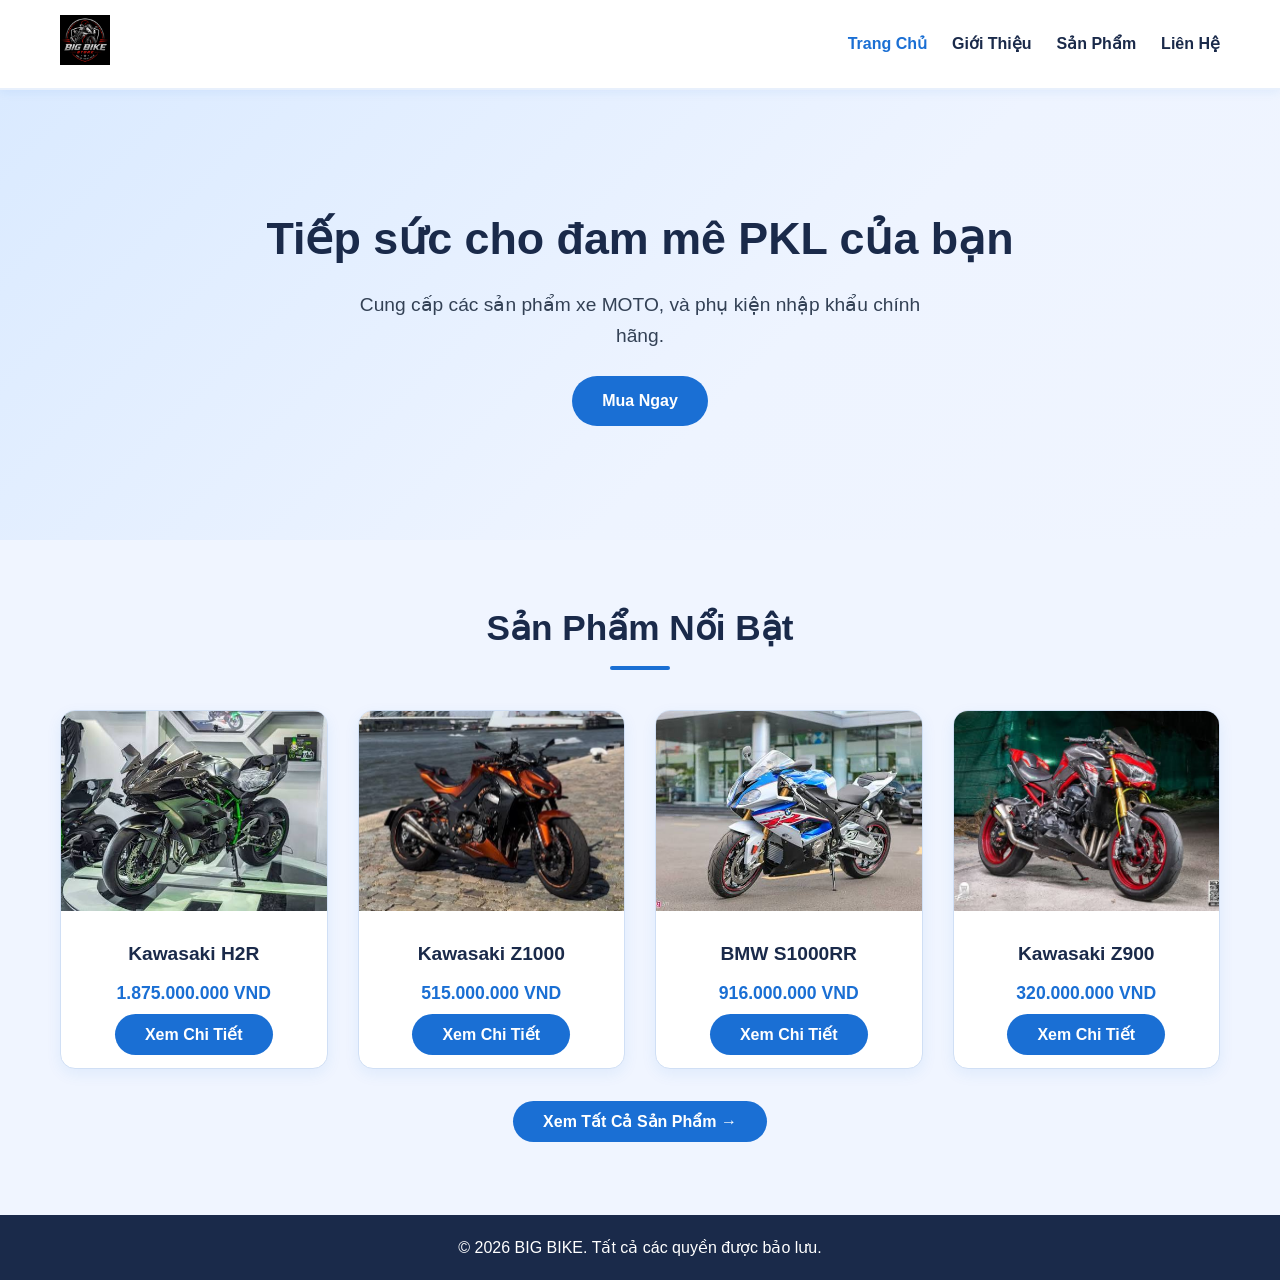
<file: index.html>
<!DOCTYPE html>
<html lang="vi">
<head>
    <meta charset="UTF-8">
    <meta name="viewport" content="width=device-width, initial-scale=1.0">
    <title>Cửa hàng xe Moto Phân khối lớn</title>
    <link rel="stylesheet" href="css/style.css">
</head>
<body>

    <header>
        <nav class="navbar">
            <div class="logo">
                <a href="index.html"><img src="assets/img/logo.png" alt="PKL Logo"></a>
            </div>
            <ul class="nav-links">
                <li><a href="index.html" class="active">Trang Chủ</a></li>
                <li><a href="html/gioi-thieu.html">Giới Thiệu</a></li>
                <li><a href="html/san-pham.html">Sản Phẩm</a></li>
                <li><a href="html/lien-he.html">Liên Hệ</a></li>
            </ul>
        </nav>
    </header>

    <section class="hero">
        <h1>Tiếp sức cho đam mê PKL của bạn</h1>
        <p>Cung cấp các sản phẩm xe MOTO, và phụ kiện nhập khẩu chính hãng.</p>
        <a href="html/san-pham.html" class="btn">Mua Ngay</a>
    </section>

    <main class="container">
        <h2 class="section-title">Sản Phẩm Nổi Bật</h2>
        <div class="product-grid">

            <div class="product-card">
                <img src="assets/img/h2r.jpg" alt="H2R" class="product-img">
                <div class="product-info">
                    <h3>Kawasaki H2R</h3>
                    <p class="price">1.875.000.000 VND</p>
                    <a href="html/chi-tiet.html?product=h2r" class="btn">Xem Chi Tiết</a>
                </div>
            </div>

            <div class="product-card">
                <img src="assets/img/images.jpg" alt="Z1000" class="product-img">
                <div class="product-info">
                    <h3>Kawasaki Z1000</h3>
                    <p class="price">515.000.000 VND</p>
                    <a href="html/chi-tiet.html?product=z1000" class="btn">Xem Chi Tiết</a>
                </div>
            </div>

            <div class="product-card">
                <img src="assets/img/bmw.jpg" alt="S1000RR" class="product-img">
                <div class="product-info">
                    <h3>BMW S1000RR</h3>
                    <p class="price">916.000.000 VND</p>
                    <a href="html/chi-tiet.html?product=s1000rr" class="btn">Xem Chi Tiết</a>
                </div>
            </div>

            <div class="product-card">
                <img src="assets/img/z900.jpg" alt="Z900" class="product-img">
                <div class="product-info">
                    <h3>Kawasaki Z900</h3>
                    <p class="price">320.000.000 VND</p>
                    <a href="html/chi-tiet.html?product=z900" class="btn">Xem Chi Tiết</a>
                </div>
            </div>

        </div>
        <div style="text-align:center; margin-top: 40px;">
            <a href="html/san-pham.html" class="btn">Xem Tất Cả Sản Phẩm →</a>
        </div>
    </main>

    <footer>
        <p>&copy; 2026 BIG BIKE. Tất cả các quyền được bảo lưu.</p>
    </footer>
</body>
</html>
</file>
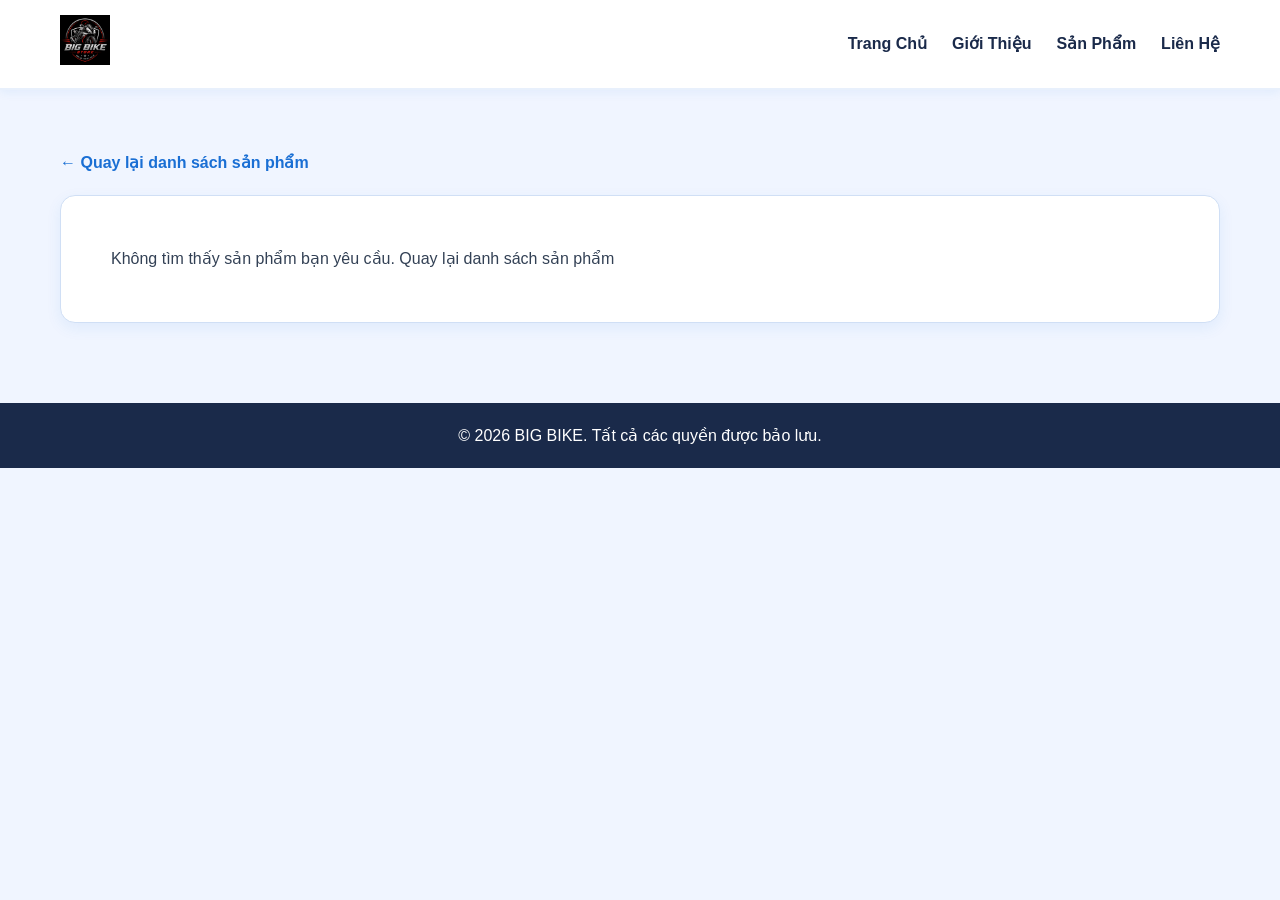
<file: html/chi-tiet.html>
<!DOCTYPE html>
<html lang="vi">
<head>
    <meta charset="UTF-8">
    <meta name="viewport" content="width=device-width, initial-scale=1.0">
    <title>Chi Tiết Sản Phẩm - BIG BIKE</title>
    <link rel="stylesheet" href="../css/style.css">
</head>
<body>

    <header>
        <nav class="navbar">
            <div class="logo">
                <a href="../index.html"><img src="../assets/img/logo.png" alt="BIG BIKE"></a>
            </div>
            <ul class="nav-links">
                <li><a href="../index.html">Trang Chủ</a></li>
                <li><a href="gioi-thieu.html">Giới Thiệu</a></li>
                <li><a href="san-pham.html">Sản Phẩm</a></li>
                <li><a href="lien-he.html">Liên Hệ</a></li>
            </ul>
        </nav>
    </header>

    <main class="container">
        <a href="san-pham.html" class="back-link">← Quay lại danh sách sản phẩm</a>
        <div class="detail-container">
            <img id="prod-img" src="../assets/img/logo.png" alt="Sản phẩm" class="detail-img">
            <div class="detail-info">
                <h2 id="prod-title">Tên sản phẩm</h2>

                <div class="price-weight-row">
                    <p id="prod-price" class="price">0 VND</p>
                    <span id="prod-weight" class="weight-badge">—</span>
                </div>

                <p><strong>Tình trạng:</strong> <span style="color: #1a8f6d;">✔ Còn hàng</span></p>
                <br>
                <p id="prod-desc">Mô tả sản phẩm...</p>
                <br>
                <p><strong>Thông số kỹ thuật:</strong> <span id="prod-ingredients">Đang cập nhật...</span></p>
                <br>
                <div class="detail-actions">
                    <button class="btn" onclick="alert('Đã thêm sản phẩm vào giỏ hàng!')">🛒 Thêm Vào Giỏ Hàng</button>
                    <a href="lien-he.html" class="btn btn-buy-now">⚡ Mua Ngay</a>
                </div>
            </div>
        </div>
    </main>

    <footer>
        <p>&copy; 2026 BIG BIKE. Tất cả các quyền được bảo lưu.</p>
    </footer>

    <script src="../js/data.js"></script>
    <script src="../js/chi-tiet.js"></script>
</body>
</html>
</file>
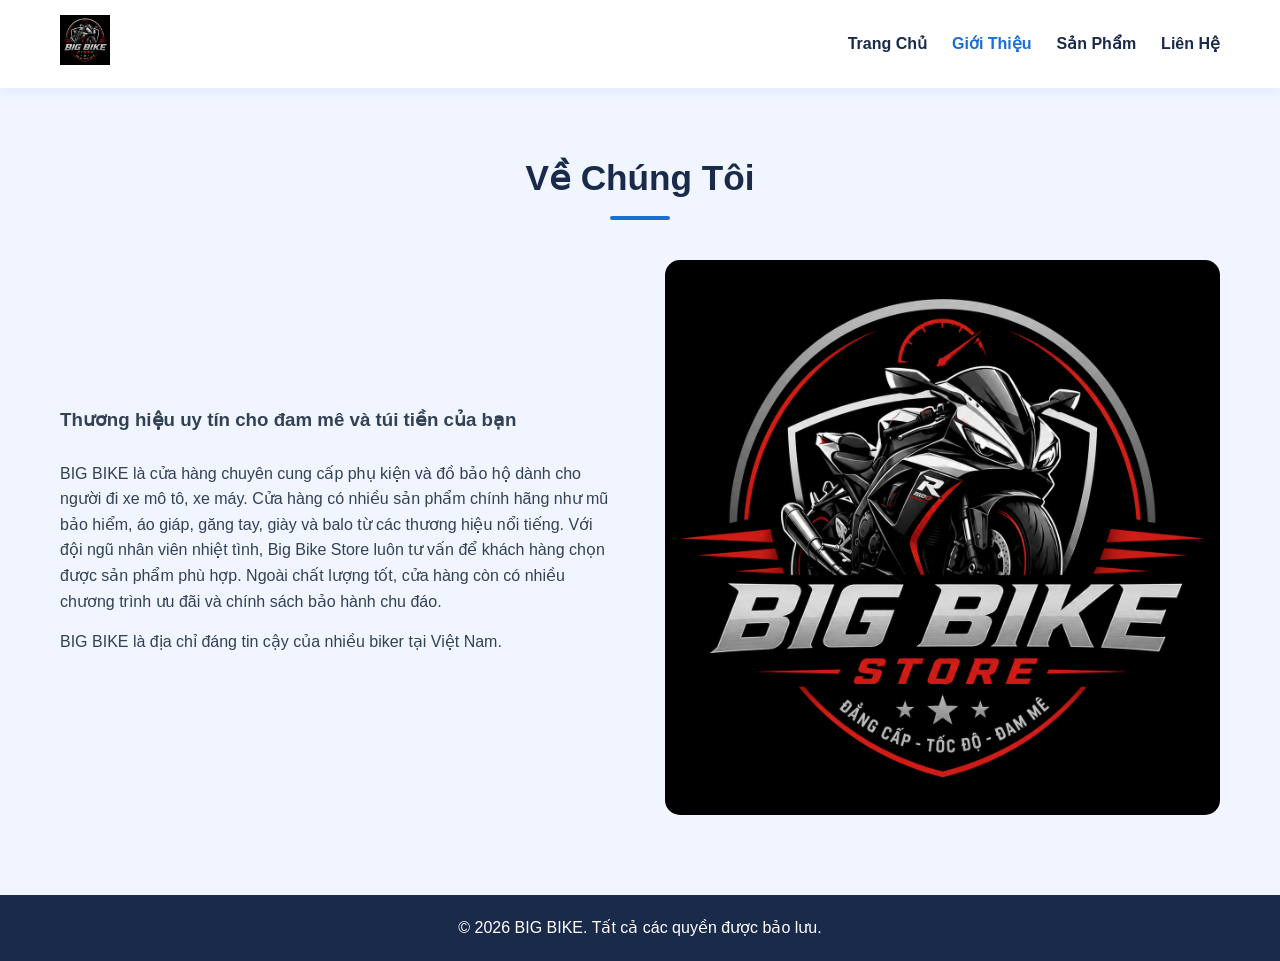
<file: html/gioi-thieu.html>
<!DOCTYPE html>
<html lang="vi">
<head>
    <meta charset="UTF-8">
    <meta name="viewport" content="width=device-width, initial-scale=1.0">
    <title>Giới Thiệu BIG BIKE</title>
    <link rel="stylesheet" href="../css/style.css">
</head>
<body>

    <header>
        <nav class="navbar">
            <div class="logo">
                <a href="../index.html"><img src="../assets/img/logo.png" alt="Sunshine Logo"></a>
            </div>
            <ul class="nav-links">
                <li><a href="../index.html">Trang Chủ</a></li>
                <li><a href="gioi-thieu.html" class="active">Giới Thiệu</a></li>
                <li><a href="san-pham.html">Sản Phẩm</a></li>
                <li><a href="lien-he.html">Liên Hệ</a></li>
            </ul>
        </nav>
    </header>

    <main class="container">
        <h2 class="section-title">Về Chúng Tôi</h2>
        <div class="about-content">
            <div class="about-text">
                <h3>Thương hiệu uy tín cho đam mê và túi tiền của bạn</h3>
                <br>
                <p>BIG BIKE là cửa hàng chuyên cung cấp phụ kiện và đồ bảo hộ dành cho người đi xe mô tô, xe máy. Cửa hàng có nhiều sản phẩm chính hãng như mũ bảo hiểm, áo giáp, găng tay, giày và balo từ các thương hiệu nổi tiếng. Với đội ngũ nhân viên nhiệt tình, Big Bike Store luôn tư vấn để khách hàng chọn được sản phẩm phù hợp. Ngoài chất lượng tốt, cửa hàng còn có nhiều chương trình ưu đãi và chính sách bảo hành chu đáo.</p>
                <p>BIG BIKE là địa chỉ đáng tin cậy của nhiều biker tại Việt Nam.</p>
            </div>
            <img src="../assets/img/logo.png" alt="Cửa hàng Sunshine" class="about-img">
        </div>
    </main>

    <footer>
        <p>&copy; 2026 BIG BIKE. Tất cả các quyền được bảo lưu.</p>
    </footer>

    <script src="../js/script.js"></script>
</body>
</html>
</file>
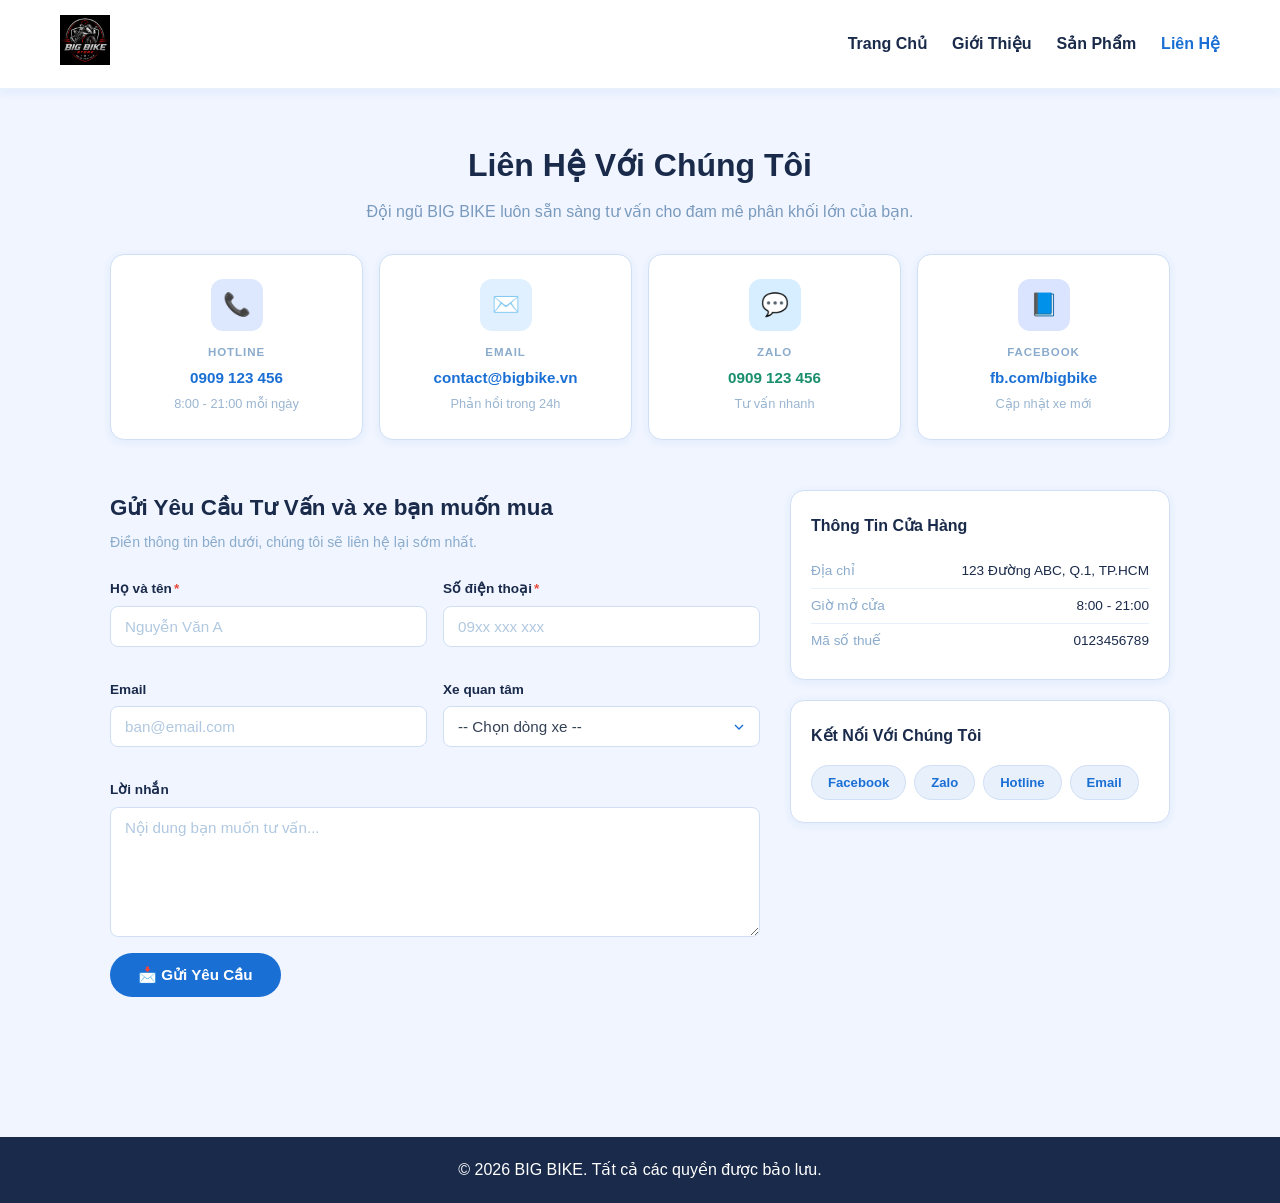
<file: html/lien-he.html>
<!DOCTYPE html>
<html lang="vi">
<head>
    <meta charset="UTF-8">
    <meta name="viewport" content="width=device-width, initial-scale=1.0">
    <title>Liên Hệ - BIG BIKE</title>
    <link rel="stylesheet" href="../css/style.css">
</head>
<body>

    <header>
        <nav class="navbar">
            <div class="logo">
                <a href="../index.html"><img src="../assets/img/logo.png" alt="BIG BIKE Logo"></a>
            </div>
            <ul class="nav-links">
                <li><a href="../index.html">Trang Chủ</a></li>
                <li><a href="gioi-thieu.html">Giới Thiệu</a></li>
                <li><a href="san-pham.html">Sản Phẩm</a></li>
                <li><a href="lien-he.html" class="active">Liên Hệ</a></li>
            </ul>
        </nav>
    </header>

    <section class="contact-hero">
        <h1>Liên Hệ Với Chúng Tôi</h1>
        <p>Đội ngũ BIG BIKE luôn sẵn sàng tư vấn cho đam mê phân khối lớn của bạn.</p>
    </section>

    <div class="contact-cards">
        <div class="contact-card">
            <div class="contact-card-icon icon-phone">📞</div>
            <div class="contact-card-label">Hotline</div>
            <div class="contact-card-value">0909 123 456</div>
            <div class="contact-card-sub">8:00 - 21:00 mỗi ngày</div>
        </div>

        <div class="contact-card">
            <div class="contact-card-icon icon-email">✉️</div>
            <div class="contact-card-label">Email</div>
            <div class="contact-card-value">contact@bigbike.vn</div>
            <div class="contact-card-sub">Phản hồi trong 24h</div>
        </div>

        <div class="contact-card">
            <div class="contact-card-icon icon-zalo">💬</div>
            <div class="contact-card-label">Zalo</div>
            <div class="contact-card-value green">0909 123 456</div>
            <div class="contact-card-sub">Tư vấn nhanh</div>
        </div>

        <div class="contact-card">
            <div class="contact-card-icon icon-fb">📘</div>
            <div class="contact-card-label">Facebook</div>
            <div class="contact-card-value purple">fb.com/bigbike</div>
            <div class="contact-card-sub">Cập nhật xe mới</div>
        </div>
    </div>

    <main class="contact-main">
        <section class="form-section">
            <h2>Gửi Yêu Cầu Tư Vấn và xe bạn muốn mua</h2>
            <p class="form-subtitle">Điền thông tin bên dưới, chúng tôi sẽ liên hệ lại sớm nhất.</p>

            <form id="contact-form">
                <div class="form-row">
                    <div class="form-group">
                        <label for="fullname">Họ và tên<span class="required">*</span></label>
                        <input type="text" id="fullname" name="fullname" placeholder="Nguyễn Văn A" required>
                    </div>
                    <div class="form-group">
                        <label for="phone">Số điện thoại<span class="required">*</span></label>
                        <input type="tel" id="phone" name="phone" placeholder="09xx xxx xxx" required>
                    </div>
                </div>

                <div class="form-row">
                    <div class="form-group">
                        <label for="email">Email</label>
                        <input type="email" id="email" name="email" placeholder="ban@email.com">
                    </div>
                    <div class="form-group">
                        <label for="interest">Xe quan tâm</label>
                        <select id="interest" name="interest">
                            <option value="">-- Chọn dòng xe --</option>
                            <option value="600-1000">Phân khối 600 - 1000cc</option>
                            <option value="150-600">Phân khối 150 - 600cc</option>
                            <option value="gia-hoi">Xe giá hời</option>
                        </select>
                    </div>
                </div>

                <div class="form-group">
                    <label for="message">Lời nhắn</label>
                    <textarea id="message" name="message" placeholder="Nội dung bạn muốn tư vấn..."></textarea>
                </div>

                <button type="submit" class="btn-submit">📩 Gửi Yêu Cầu</button>
            </form>
        </section>

        <aside class="contact-sidebar">
            <div class="info-box">
                <h3>Thông Tin Cửa Hàng</h3>
                <div class="info-row">
                    <span class="label">Địa chỉ</span>
                    <span class="value">123 Đường ABC, Q.1, TP.HCM</span>
                </div>
                <div class="info-row">
                    <span class="label">Giờ mở cửa</span>
                    <span class="value">8:00 - 21:00</span>
                </div>
                <div class="info-row">
                    <span class="label">Mã số thuế</span>
                    <span class="value">0123456789</span>
                </div>
            </div>

            <div class="info-box">
                <h3>Kết Nối Với Chúng Tôi</h3>
                <div class="social-tags">
                    <a href="#" class="social-tag">Facebook</a>
                    <a href="#" class="social-tag">Zalo</a>
                    <a href="#" class="social-tag">Hotline</a>
                    <a href="#" class="social-tag">Email</a>
                </div>
            </div>
        </aside>
    </main>

    <footer>
        <p>&copy; 2026 BIG BIKE. Tất cả các quyền được bảo lưu.</p>
    </footer>

    <script>
        document.getElementById('contact-form').addEventListener('submit', function (e) {
            e.preventDefault();
            alert('Cảm ơn bạn đã gửi yêu cầu! Chúng tôi sẽ liên hệ lại sớm nhất.');
            this.reset();
        });
    </script>
</body>
</html>
</file>
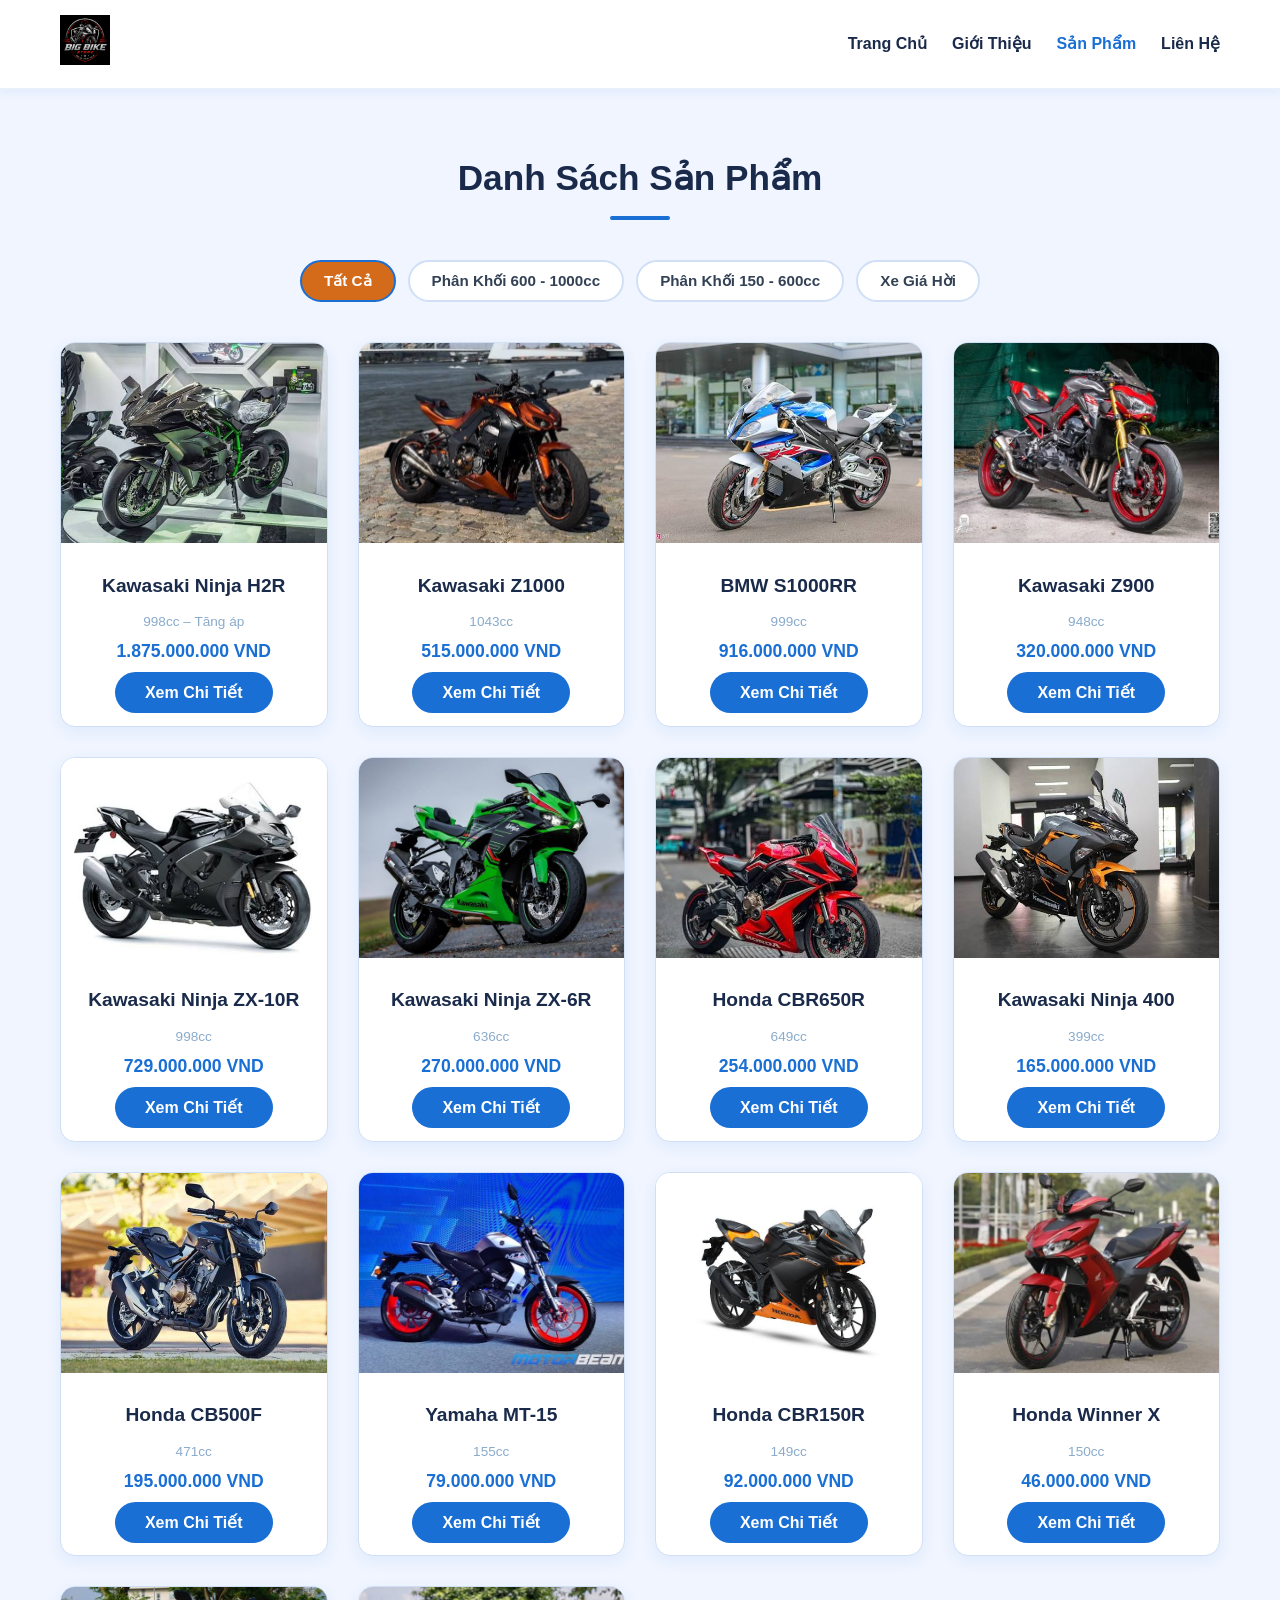
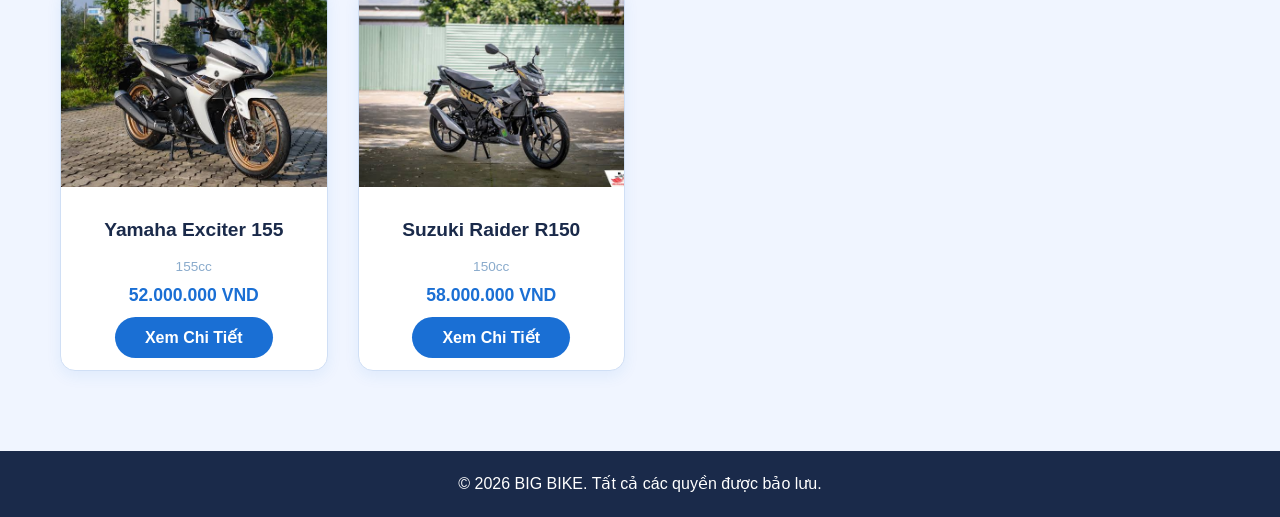
<file: html/san-pham.html>
<!DOCTYPE html>
<html lang="vi">
<head>
    <meta charset="UTF-8">
    <meta name="viewport" content="width=device-width, initial-scale=1.0">
    <title>Sản Phẩm - BIG BIKE</title>
    <link rel="stylesheet" href="../css/style.css">
</head>
<body>

    <header>
        <nav class="navbar">
            <div class="logo">
                <a href="../index.html"><img src="../assets/img/logo.png" alt="BIG BIKE Logo"></a>
            </div>
            <ul class="nav-links">
                <li><a href="../index.html">Trang Chủ</a></li>
                <li><a href="gioi-thieu.html">Giới Thiệu</a></li>
                <li><a href="san-pham.html" class="active">Sản Phẩm</a></li>
                <li><a href="lien-he.html">Liên Hệ</a></li>
            </ul>
        </nav>
    </header>

    <main class="container">
        <h2 class="section-title">Danh Sách Sản Phẩm</h2>

        <div class="filter-bar">
            <button class="filter-btn active" data-filter="all">Tất Cả</button>
            <button class="filter-btn" data-filter="600-1000">Phân Khối 600 - 1000cc</button>
            <button class="filter-btn" data-filter="150-600">Phân Khối 150 - 600cc</button>
            <button class="filter-btn" data-filter="gia-hoi">Xe Giá Hời</button>
        </div>

        <!-- Danh sách sản phẩm được render tự động bằng JavaScript từ js/data.js -->
        <div class="product-grid"></div>
    </main>

    <footer>
        <p>&copy; 2026 BIG BIKE. Tất cả các quyền được bảo lưu.</p>
    </footer>

    <script src="../js/data.js"></script>
    <script src="../js/script.js"></script>
</body>
</html>
</file>
<file: css/style.css>
/* RESET & BASE STYLES */
* {
    margin: 0;
    padding: 0;
    box-sizing: border-box;
    font-family: 'Segoe UI', Tahoma, Geneva, Verdana, sans-serif;
}
 
body {
    background-color: #f0f5ff;
    color: #334155;
    line-height: 1.6;
}
 
a {
    text-decoration: none;
    color: inherit;
}
 
/* NAVBAR */
header {
    background: #ffffff;
    box-shadow: 0 2px 10px rgba(26,111,212,0.08);
    position: sticky;
    top: 0;
    z-index: 1000;
    border-bottom: 2px solid #e8f0fc;
}
 
.navbar {
    display: flex;
    justify-content: space-between;
    align-items: center;
    max-width: 1200px;
    margin: 0 auto;
    padding: 15px 20px;
}
 
.logo img {
    height: 50px;
    object-fit: contain;
}
 
.nav-links {
    display: flex;
    list-style: none;
    gap: 25px;
}
 
.nav-links a {
    font-weight: 600;
    transition: color 0.3s;
    color: #1a2a4a;
}
 
.nav-links a:hover, .nav-links a.active {
    color: #1a6fd4;
}
 
/* HERO SECTION */
.hero {
    background: linear-gradient(135deg, #daeaff 0%, #eef4ff 60%, #f0f5ff 100%);
    height: 450px;
    display: flex;
    flex-direction: column;
    justify-content: center;
    align-items: center;
    text-align: center;
    padding: 0 20px;
}
 
.hero h1 {
    font-size: 2.8rem;
    color: #1a2a4a;
    margin-bottom: 15px;
}
 
.hero p {
    font-size: 1.2rem;
    margin-bottom: 25px;
    max-width: 600px;
    color: #334155;
}
 
.btn {
    background: #1a6fd4;
    color: #ffffff;
    padding: 12px 30px;
    border-radius: 25px;
    font-weight: bold;
    transition: background 0.3s, transform 0.2s;
    border: none;
    cursor: pointer;
}
 
.btn:hover {
    background: #1558b0;
    transform: translateY(-2px);
}
 
/* CONTAINER & SECTIONS */
.container {
    max-width: 1200px;
    margin: 60px auto;
    padding: 0 20px;
}
 
.section-title {
    text-align: center;
    font-size: 2.2rem;
    margin-bottom: 40px;
    position: relative;
    color: #1a2a4a;
}
 
.section-title::after {
    content: '';
    display: block;
    width: 60px;
    height: 4px;
    background: #1a6fd4;
    margin: 10px auto 0;
    border-radius: 2px;
}
 
/* PRODUCT GRID */
.product-grid {
    display: grid;
    grid-template-columns: repeat(auto-fill, minmax(250px, 1fr));
    gap: 30px;
}
 
.product-card {
    background: #ffffff;
    border-radius: 15px;
    overflow: hidden;
    box-shadow: 0 5px 15px rgba(26,111,212,0.08);
    transition: transform 0.3s, box-shadow 0.3s;
    border: 1px solid #d0dff5;
}
 
.product-card:hover {
    transform: translateY(-5px);
    box-shadow: 0 10px 25px rgba(26,111,212,0.15);
}
 
.product-img {
    width: 100%;
    height: 200px;
    object-fit: cover;
}
 
.product-info {
    padding: 20px;
    text-align: center;
}
 
.product-info h3 {
    margin-bottom: 10px;
    font-size: 1.2rem;
    color: #1a2a4a;
}
 
.price {
    color: #1a6fd4;
    font-weight: bold;
    font-size: 1.1rem;
    margin-bottom: 15px;
}
 
/* ABOUT PAGE */
.about-content {
    display: flex;
    align-items: center;
    gap: 50px;
    flex-wrap: wrap;
}
 
.about-text {
    flex: 1;
    min-width: 300px;
}
 
.about-text p {
    margin-bottom: 15px;
}
 
.about-img {
    flex: 1;
    min-width: 300px;
    border-radius: 15px;
    width: 100%;
}
 
/* ===== CONTACT PAGE ===== */
.contact-hero {
    text-align: center;
    padding: 50px 20px 30px;
}
 
.contact-hero h1 {
    font-size: 2rem;
    color: #1a2a4a;
    margin-bottom: 8px;
}
 
.contact-hero p {
    color: #7a9abd;
    font-size: 1rem;
}
 
/* 4 CONTACT CARDS */
.contact-cards {
    display: grid;
    grid-template-columns: repeat(4, 1fr);
    gap: 16px;
    max-width: 1100px;
    margin: 0 auto 50px;
    padding: 0 20px;
}
 
.contact-card {
    background: #ffffff;
    border: 1px solid #d0dff5;
    border-radius: 14px;
    padding: 24px 16px;
    text-align: center;
    box-shadow: 0 2px 10px rgba(26,111,212,0.07);
}
 
.contact-card-icon {
    width: 52px;
    height: 52px;
    border-radius: 12px;
    display: flex;
    align-items: center;
    justify-content: center;
    margin: 0 auto 12px;
    font-size: 1.4rem;
}
 
.icon-phone  { background: #dde8ff; }
.icon-email  { background: #e0f0ff; }
.icon-zalo   { background: #d6eeff; }
.icon-fb     { background: #dbe4ff; }
 
.contact-card-label {
    font-size: 0.72rem;
    font-weight: 700;
    letter-spacing: 0.08em;
    color: #8aabcc;
    text-transform: uppercase;
    margin-bottom: 4px;
}
 
.contact-card-value {
    font-weight: 700;
    font-size: 0.95rem;
    color: #1a6fd4;
    margin-bottom: 4px;
}
 
.contact-card-value.green  { color: #1a8f6d; }
.contact-card-value.purple { color: #1a6fd4; }
 
.contact-card-sub {
    font-size: 0.8rem;
    color: #9ab5d0;
}
 
/* CONTACT MAIN 2-COLUMN */
.contact-main {
    max-width: 1100px;
    margin: 0 auto;
    padding: 0 20px 60px;
    display: grid;
    grid-template-columns: 1fr 380px;
    gap: 30px;
    align-items: start;
}
 
/* FORM SECTION */
.form-section h2 {
    font-size: 1.4rem;
    color: #1a2a4a;
    margin-bottom: 6px;
}
 
.form-section .form-subtitle {
    font-size: 0.88rem;
    color: #8aabcc;
    margin-bottom: 24px;
}
 
.form-row {
    display: grid;
    grid-template-columns: 1fr 1fr;
    gap: 16px;
    margin-bottom: 16px;
}
 
.form-group {
    display: flex;
    flex-direction: column;
    margin-bottom: 16px;
}
 
.form-group label {
    font-size: 0.85rem;
    font-weight: 600;
    color: #1a2a4a;
    margin-bottom: 6px;
}
 
.form-group label span.required {
    color: #e74c3c;
    margin-left: 2px;
}
 
.form-group input,
.form-group select,
.form-group textarea {
    padding: 11px 14px;
    border: 1.5px solid #d0dff5;
    border-radius: 8px;
    font-size: 0.95rem;
    color: #334155;
    background: #ffffff;
    outline: none;
    transition: border-color 0.2s;
    font-family: inherit;
}
 
.form-group input::placeholder,
.form-group textarea::placeholder {
    color: #b0c8e0;
}
 
.form-group input:focus,
.form-group select:focus,
.form-group textarea:focus {
    border-color: #1a6fd4;
    box-shadow: 0 0 0 3px rgba(26,111,212,0.1);
}
 
.form-group select {
    appearance: none;
    background-image: url("data:image/svg+xml,%3Csvg xmlns='http://www.w3.org/2000/svg' width='16' height='16' viewBox='0 0 24 24' fill='none' stroke='%231a6fd4' stroke-width='2'%3E%3Cpolyline points='6 9 12 15 18 9'/%3E%3C/svg%3E");
    background-repeat: no-repeat;
    background-position: right 12px center;
    cursor: pointer;
}
 
.form-group textarea {
    min-height: 130px;
    resize: vertical;
}
 
.btn-submit {
    background: #1a6fd4;
    color: #fff;
    padding: 13px 28px;
    border-radius: 25px;
    font-size: 0.95rem;
    font-weight: 700;
    border: none;
    cursor: pointer;
    display: inline-flex;
    align-items: center;
    gap: 8px;
    transition: background 0.3s, transform 0.2s;
}
 
.btn-submit:hover {
    background: #1558b0;
    transform: translateY(-2px);
}
 
/* SIDEBAR */
.contact-sidebar {
    display: flex;
    flex-direction: column;
    gap: 20px;
}
 
.info-box {
    background: #ffffff;
    border: 1px solid #d0dff5;
    border-radius: 14px;
    padding: 22px 20px;
    box-shadow: 0 2px 10px rgba(26,111,212,0.07);
}
 
.info-box h3 {
    font-size: 1rem;
    font-weight: 700;
    color: #1a2a4a;
    margin-bottom: 16px;
}
 
.info-row {
    display: flex;
    justify-content: space-between;
    font-size: 0.85rem;
    padding: 6px 0;
    border-bottom: 1px solid #e8f0fc;
    gap: 10px;
}
 
.info-row:last-child {
    border-bottom: none;
}
 
.info-row .label {
    color: #8aabcc;
    white-space: nowrap;
}
 
.info-row .value {
    color: #1a2a4a;
    font-weight: 500;
    text-align: right;
}
 
/* SOCIAL TAGS */
.social-tags {
    display: flex;
    flex-wrap: wrap;
    gap: 8px;
}
 
.social-tag {
    background: #e8f0fc;
    border: 1px solid #d0dff5;
    border-radius: 20px;
    padding: 6px 16px;
    font-size: 0.82rem;
    font-weight: 600;
    color: #1a6fd4;
    cursor: pointer;
    transition: all 0.2s;
    text-decoration: none;
}
 
.social-tag:hover {
    background: #1a6fd4;
    border-color: #1a6fd4;
    color: #fff;
}
 
/* DETAIL PAGE */
.detail-container {
    display: flex;
    gap: 50px;
    flex-wrap: wrap;
    background: #ffffff;
    padding: 30px;
    border-radius: 15px;
    box-shadow: 0 5px 15px rgba(26,111,212,0.08);
    border: 1px solid #d0dff5;
}
 
.detail-img {
    flex: 1;
    min-width: 300px;
    max-height: 400px;
    object-fit: cover;
    border-radius: 10px;
}
 
.detail-info {
    flex: 1.2;
    min-width: 300px;
}
 
.detail-info .price {
    font-size: 1.8rem;
    margin: 15px 0;
}
 
/* FOOTER */
footer {
    background: #1a2a4a;
    color: #ffffff;
    text-align: center;
    padding: 20px;
    margin-top: 80px;
}
 
/* FILTER BAR */
.filter-bar {
    display: flex;
    justify-content: center;
    gap: 12px;
    flex-wrap: wrap;
    margin-bottom: 40px;
}
 
.filter-btn {
    background: #ffffff;
    border: 2px solid #d0dff5;
    padding: 10px 22px;
    border-radius: 25px;
    font-size: 0.95rem;
    font-weight: 600;
    cursor: pointer;
    transition: all 0.3s;
    color: #334155;
}
 
.filter-btn:hover {
    border-color: #1a6fd4;
    color: #1a6fd4;
}
 
.filter-btn.active {
    background: #d46b1a;
    border-color: #1a6fd4;
    color: #ffffff;
}
 
/* BACK LINK */
.back-link {
    display: inline-block;
    margin-bottom: 20px;
    color: #1a6fd4;
    font-weight: 600;
    transition: opacity 0.2s;
}
 
.back-link:hover {
    opacity: 0.75;
}
 
/* GIÁ + KHỐI LƯỢNG */
.price-weight-row {
    display: flex;
    align-items: center;
    gap: 12px;
    margin: 12px 0;
}
 
.weight-badge {
    background: #e8f0fc;
    color: #1a6fd4;
    border: 1.5px solid #1a6fd4;
    border-radius: 20px;
    padding: 4px 14px;
    font-size: 0.9rem;
    font-weight: 700;
    white-space: nowrap;
}
 
.weight-tag {
    font-size: 0.85rem;
    color: #8aabcc;
    margin-bottom: 4px;
}
 
/* RESPONSIVE */
@media (max-width: 900px) {
    .contact-cards { grid-template-columns: repeat(2, 1fr); }
    .contact-main { grid-template-columns: 1fr; }
}
 
@media (max-width: 768px) {
    .navbar { flex-direction: column; gap: 15px; }
    .hero h1 { font-size: 2rem; }
    .contact-cards { grid-template-columns: 1fr 1fr; }
    .form-row { grid-template-columns: 1fr; }
}
</file>
